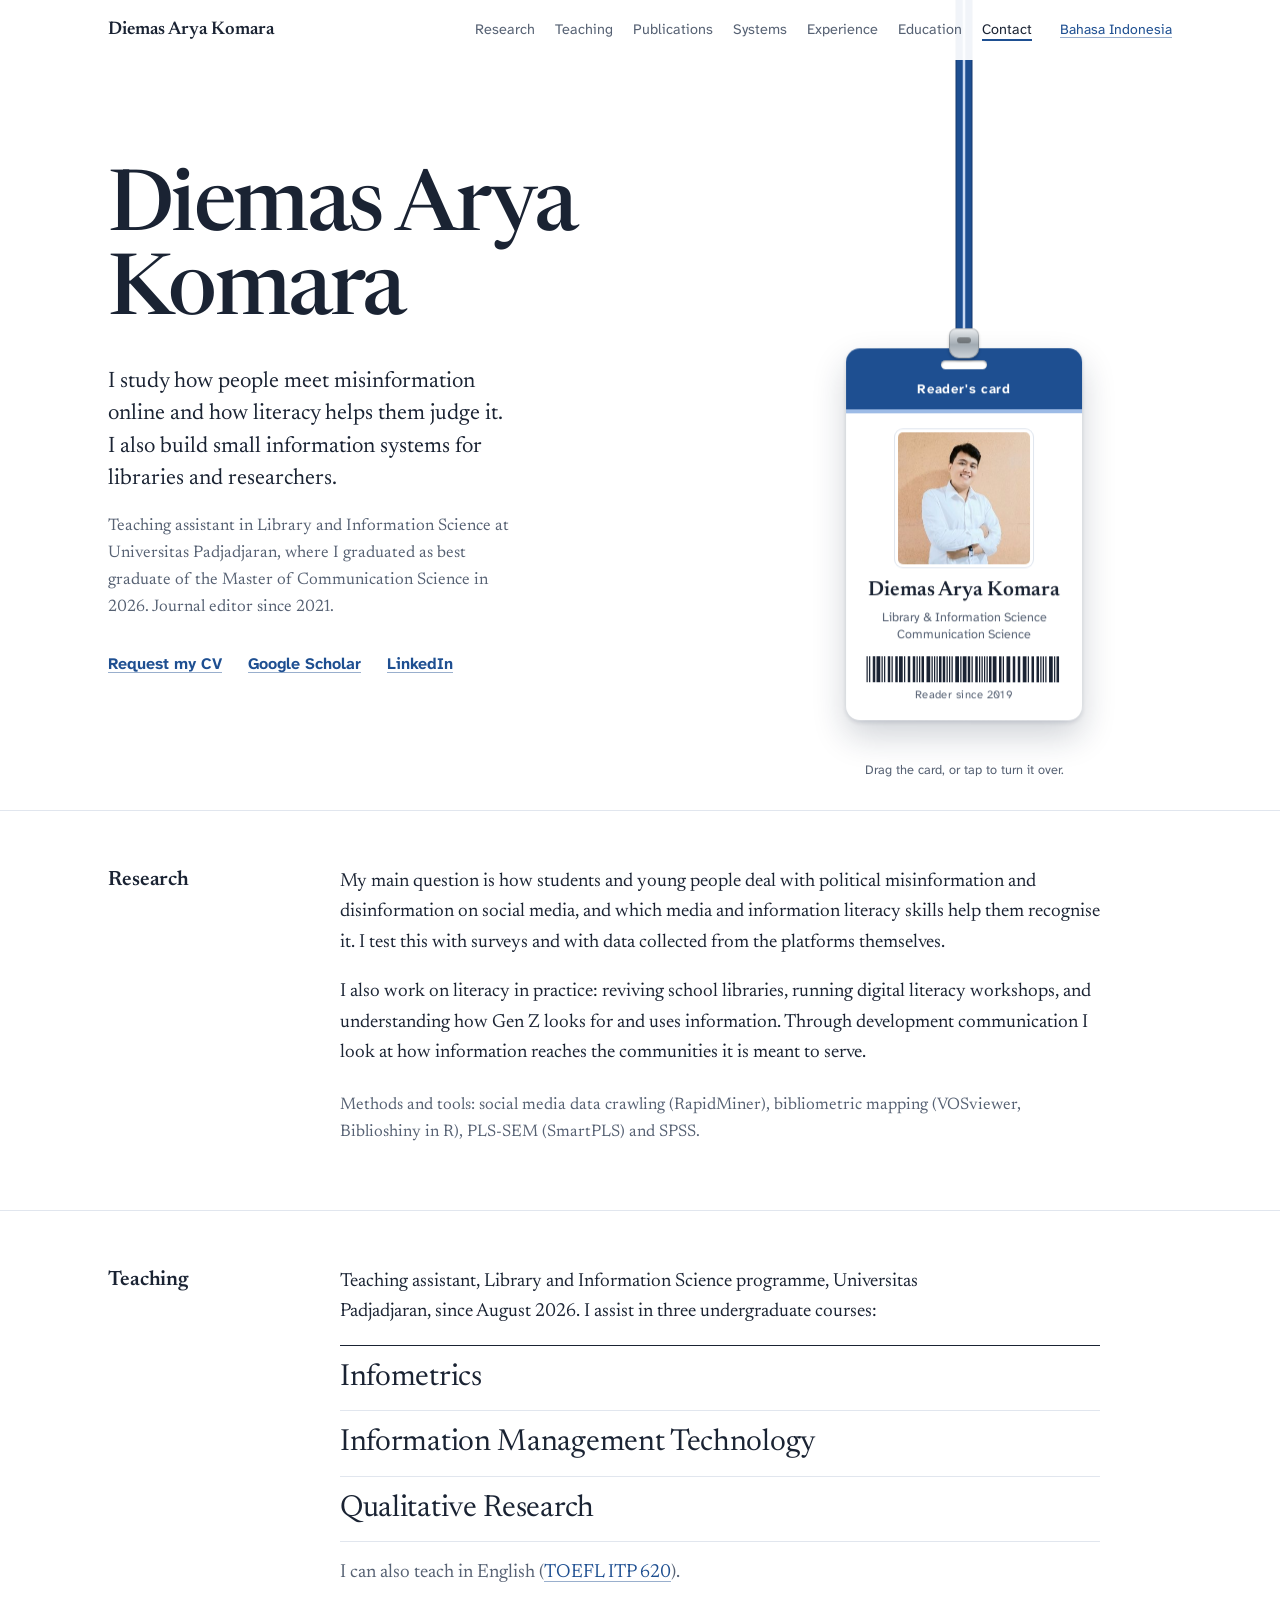
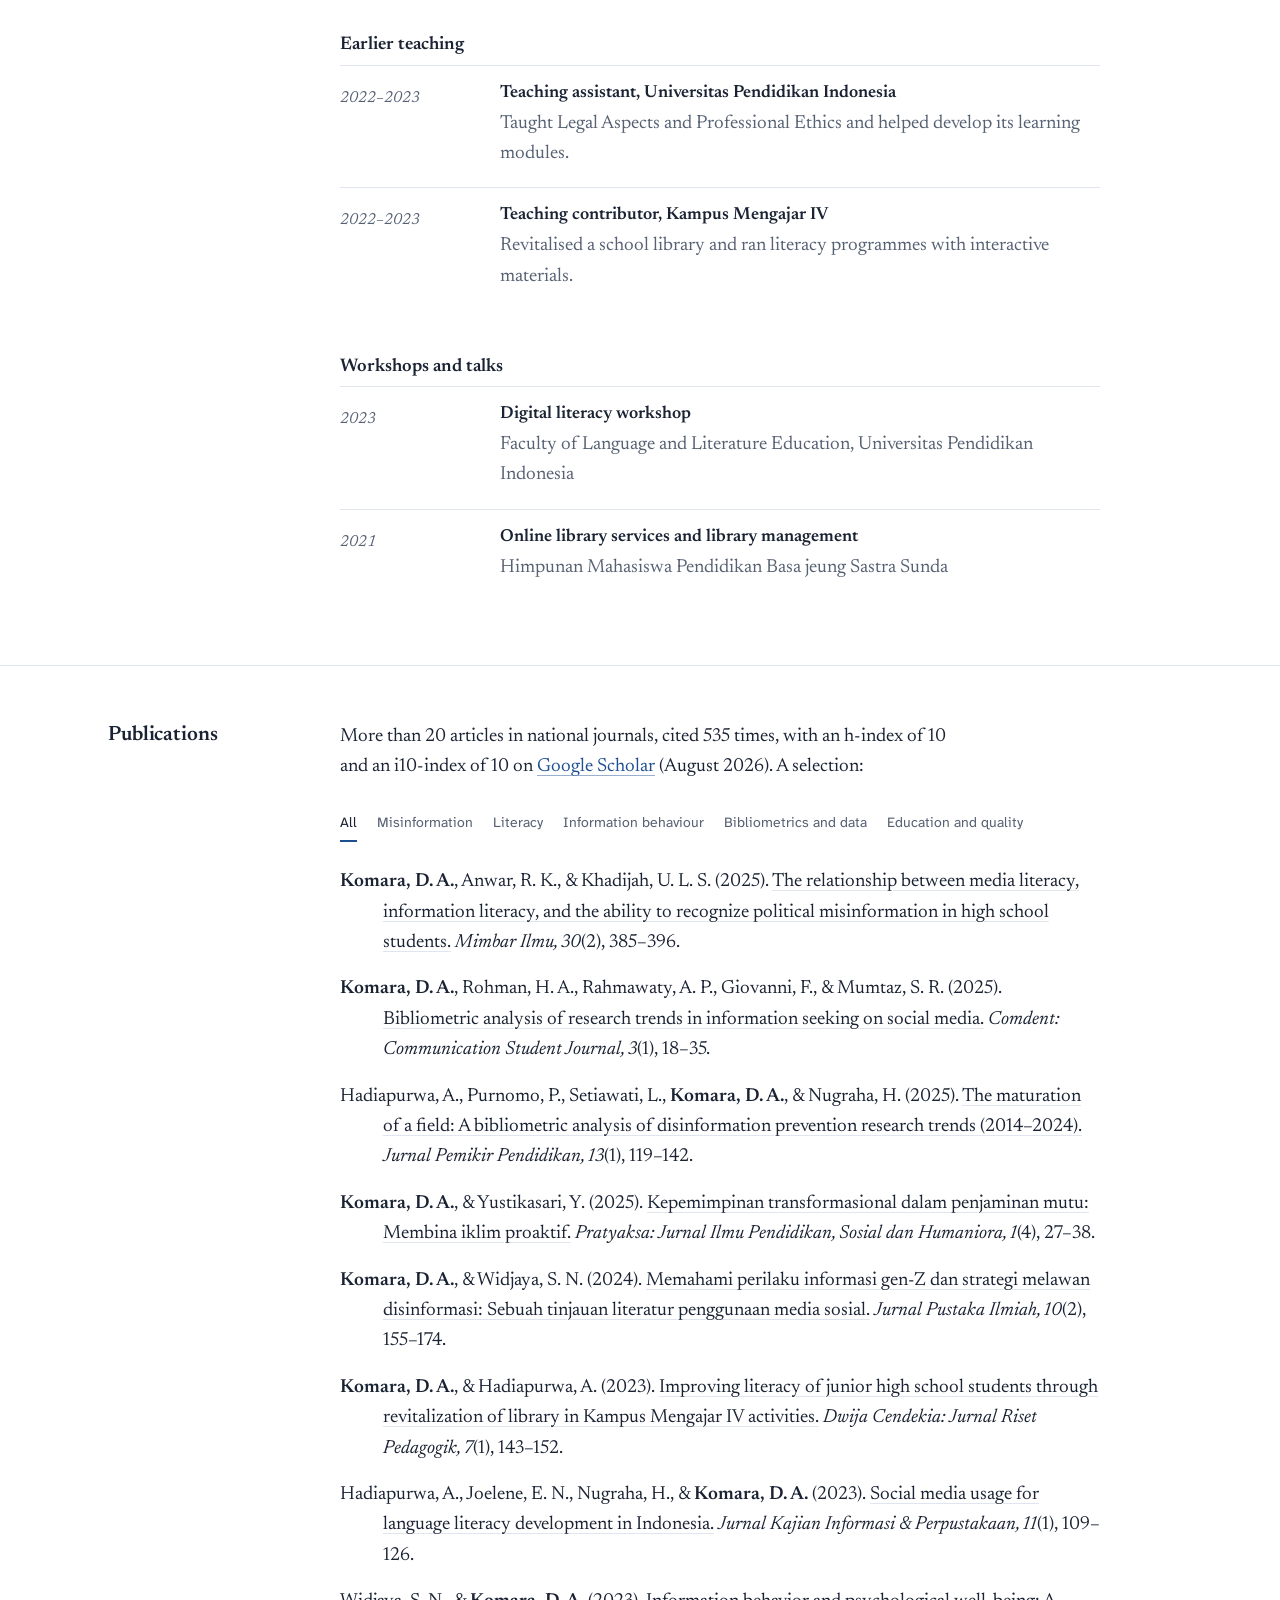
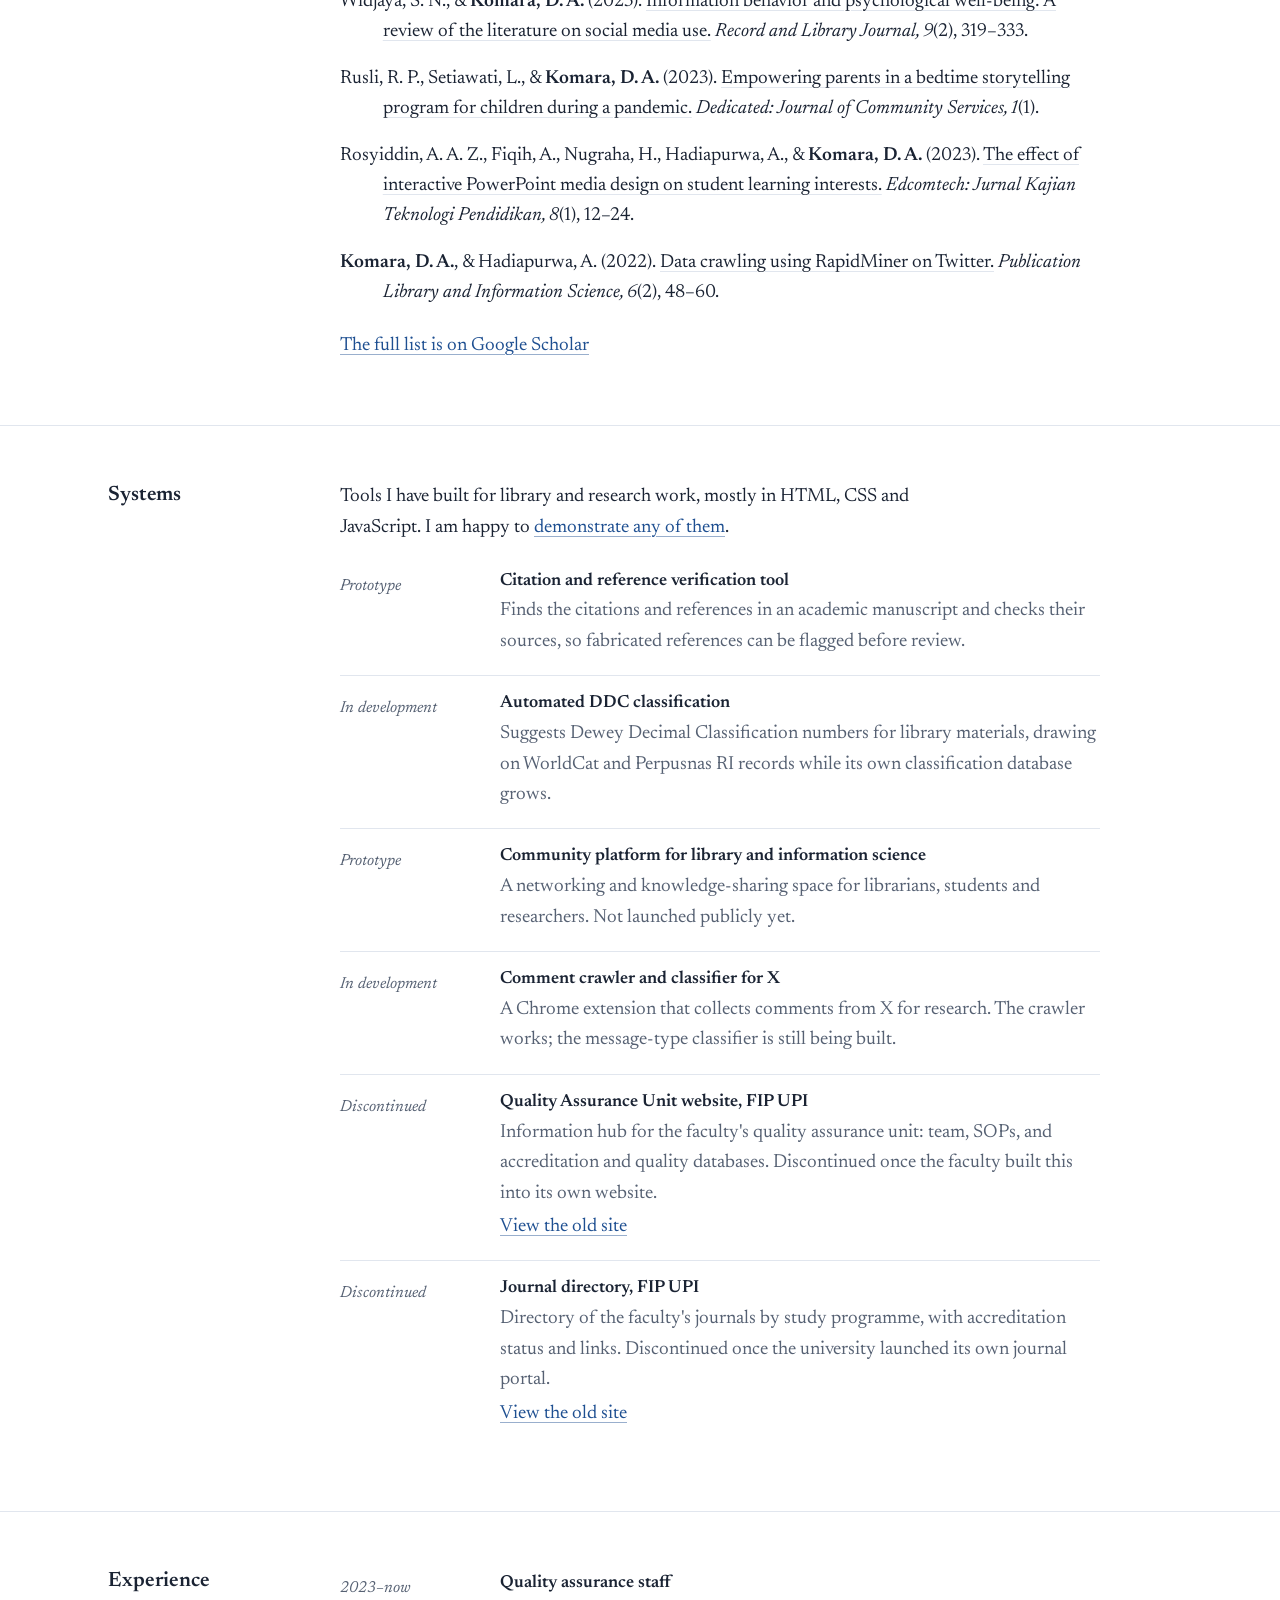
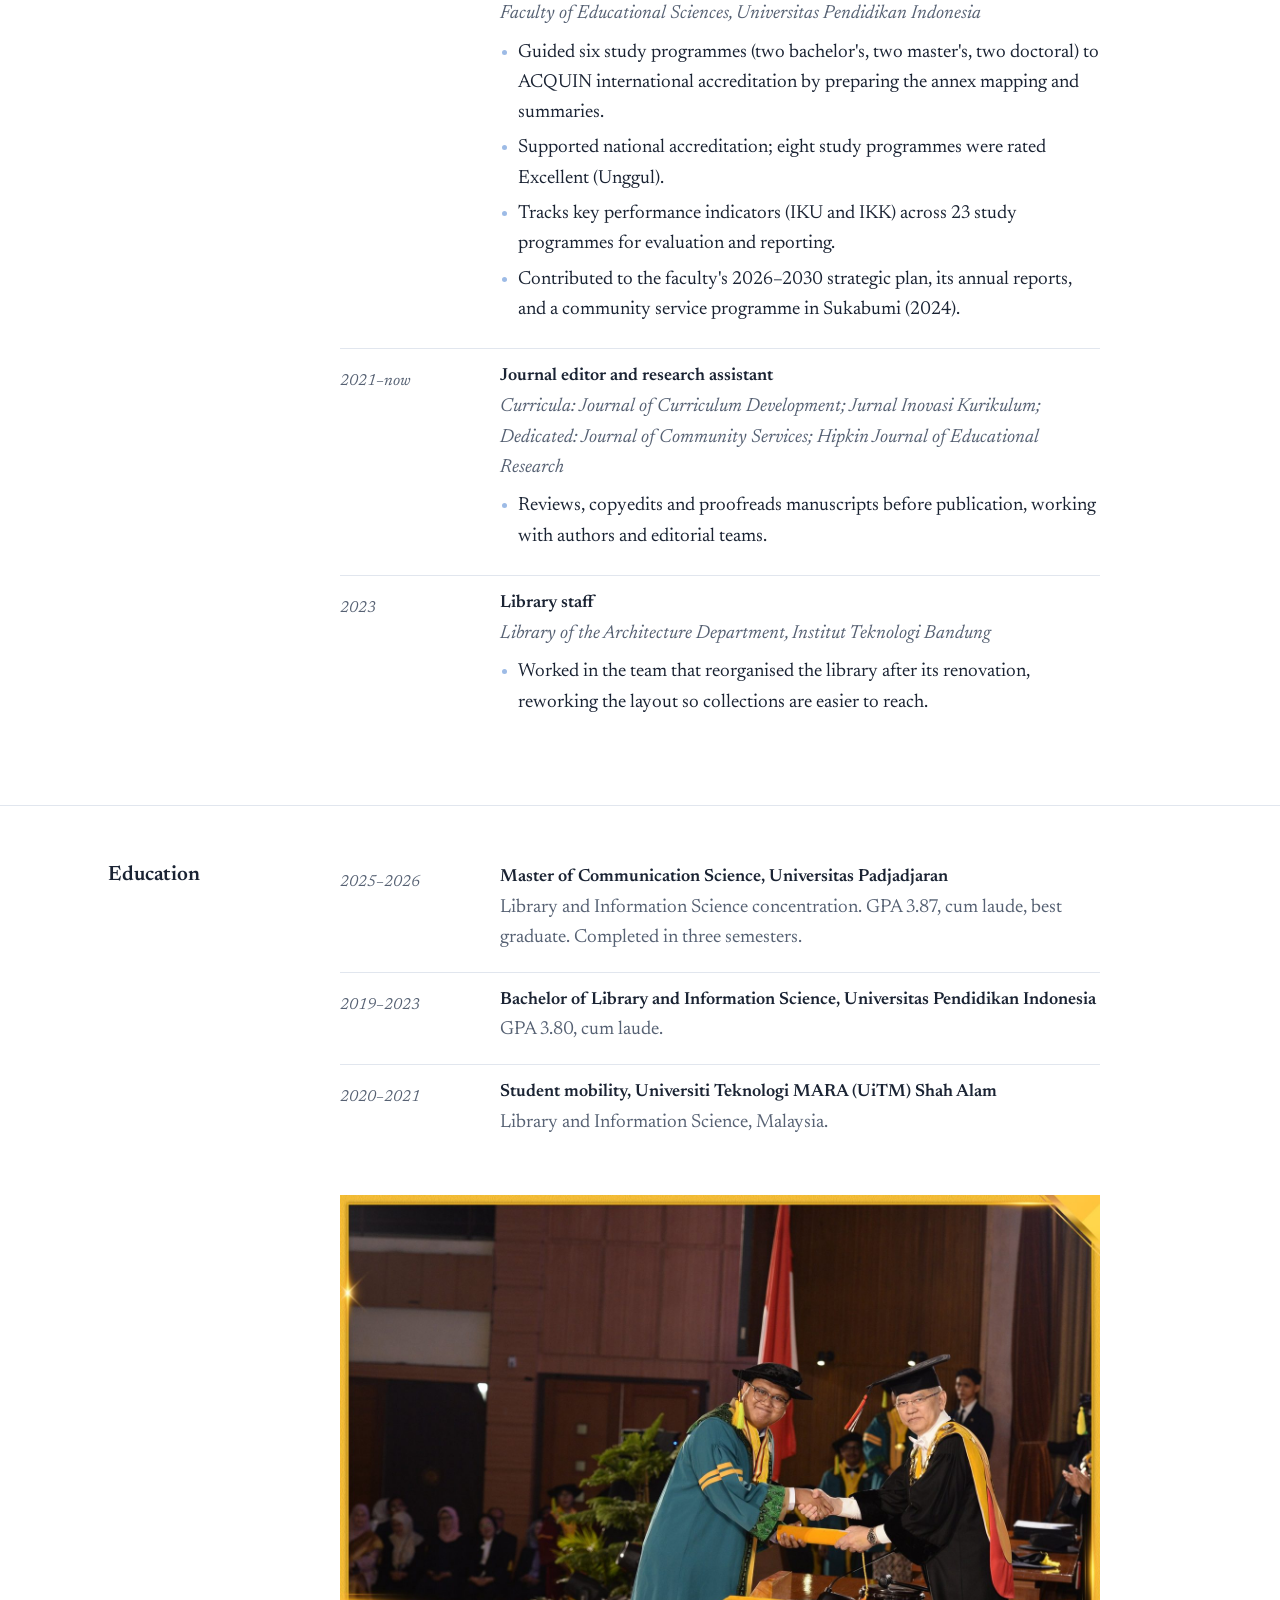
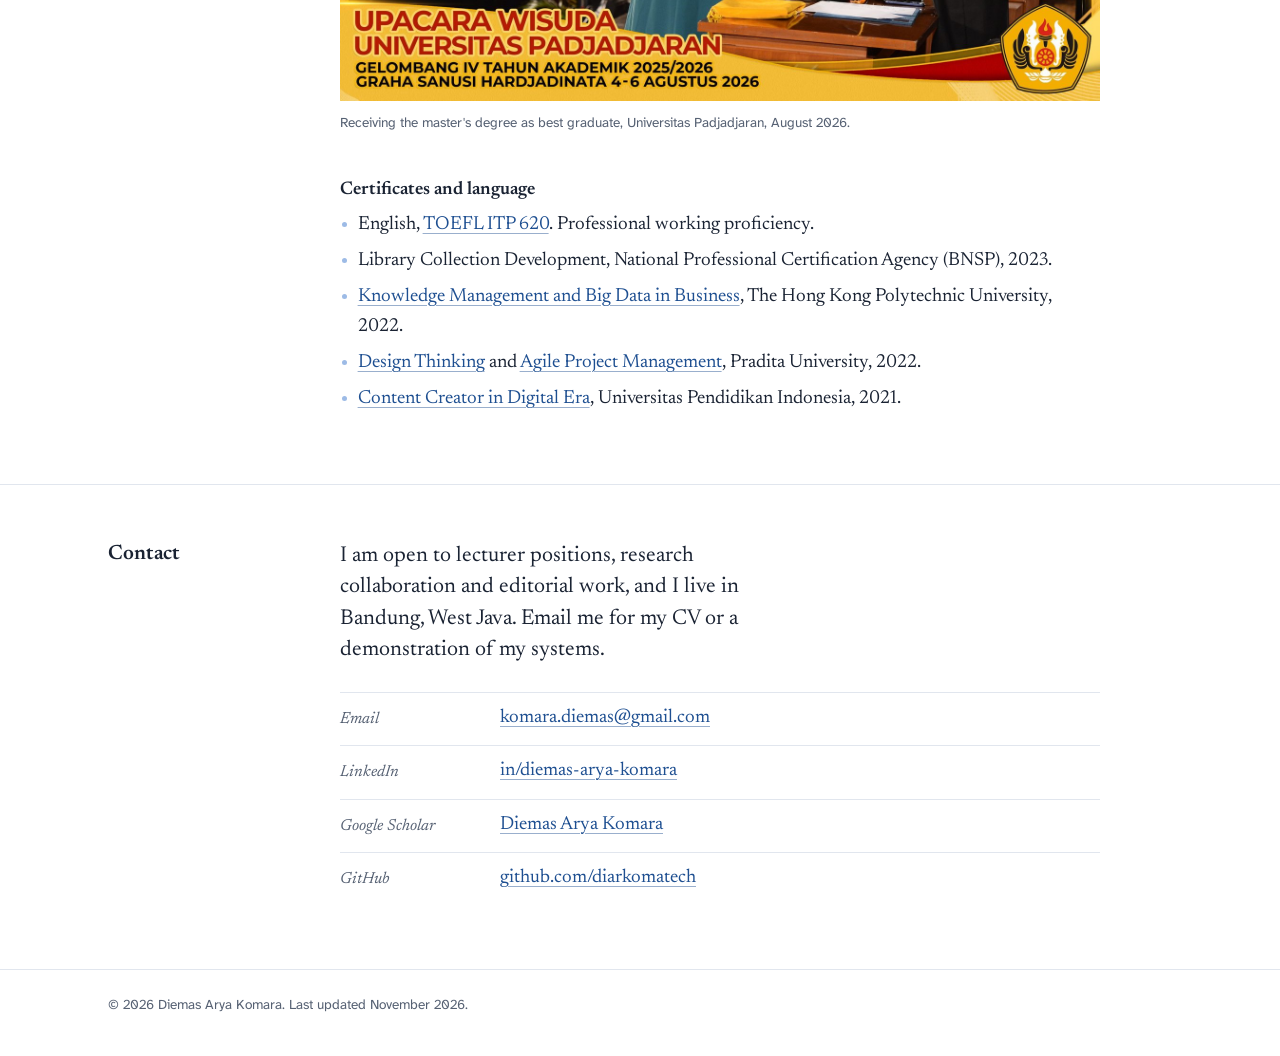
<file: index.html>
<!doctype html>
<html lang="en" data-lang="en">
<head>
<meta charset="utf-8">
<meta name="viewport" content="width=device-width, initial-scale=1">
<title>Diemas Arya Komara — Library &amp; Information Science researcher</title>
<meta name="description" content="Diemas Arya Komara: teaching assistant in Library and Information Science at Universitas Padjadjaran, researching misinformation and media and information literacy. Journal editor and builder of information systems for libraries.">
<meta property="og:title" content="Diemas Arya Komara">
<meta property="og:description" content="Teaching assistant and researcher in misinformation and media and information literacy, Universitas Padjadjaran.">
<meta property="og:type" content="profile">
<meta property="og:url" content="https://diarkomatech.github.io/">
<meta property="og:image" content="https://diarkomatech.github.io/assets/img/profile.jpg">
<meta name="twitter:card" content="summary">
<meta name="theme-color" content="#ffffff">
<link rel="canonical" href="https://diarkomatech.github.io/">
<link rel="icon" href="favicon.svg" type="image/svg+xml">
<link rel="preconnect" href="https://fonts.googleapis.com">
<link rel="preconnect" href="https://fonts.gstatic.com" crossorigin>
<link href="https://fonts.googleapis.com/css2?family=Atkinson+Hyperlegible+Next:wght@400;500;700&family=Courier+Prime&family=Newsreader:ital,opsz,wght@0,6..72,400;0,6..72,500;0,6..72,600;1,6..72,400&display=swap" rel="stylesheet">
<link rel="stylesheet" href="style.css">
<script>
  /* Set the language before first paint to avoid a flash. */
  (function () {
    var d = document.documentElement, lang;
    try { lang = localStorage.getItem('lang'); } catch (e) {}
    if (!lang) lang = (navigator.language || '').toLowerCase().indexOf('id') === 0 ? 'id' : 'en';
    d.setAttribute('data-lang', lang); d.lang = lang;
  })();
</script>
<script type="application/ld+json">
{
  "@context": "https://schema.org",
  "@type": "Person",
  "name": "Diemas Arya Komara",
  "jobTitle": "Teaching assistant, researcher and journal editor",
  "url": "https://diarkomatech.github.io/",
  "image": "https://diarkomatech.github.io/assets/img/profile.jpg",
  "affiliation": { "@type": "CollegeOrUniversity", "name": "Universitas Padjadjaran" },
  "alumniOf": ["Universitas Padjadjaran", "Universitas Pendidikan Indonesia"],
  "knowsAbout": ["Misinformation", "Media and information literacy", "Development communication", "Bibliometrics", "Library and information science"],
  "sameAs": [
    "https://scholar.google.co.id/citations?user=kowWK88AAAAJ",
    "https://www.linkedin.com/in/diemas-arya-komara",
    "https://github.com/diarkomatech"
  ]
}
</script>
</head>
<body>
<a class="skip" href="#main"><span data-l="en">Skip to content</span><span data-l="id" lang="id">Lewati ke isi</span></a>

<header class="site-header">
  <div class="wrap header-inner">
    <a class="brand" href="#top">Diemas Arya Komara</a>
    <nav id="nav" class="nav" aria-label="Sections">
      <a href="#research"><span data-l="en">Research</span><span data-l="id" lang="id">Riset</span></a>
      <a href="#teaching"><span data-l="en">Teaching</span><span data-l="id" lang="id">Pengajaran</span></a>
      <a href="#publications"><span data-l="en">Publications</span><span data-l="id" lang="id">Publikasi</span></a>
      <a href="#systems"><span data-l="en">Systems</span><span data-l="id" lang="id">Sistem</span></a>
      <a href="#experience"><span data-l="en">Experience</span><span data-l="id" lang="id">Pengalaman</span></a>
      <a href="#education"><span data-l="en">Education</span><span data-l="id" lang="id">Pendidikan</span></a>
      <a href="#contact"><span data-l="en">Contact</span><span data-l="id" lang="id">Kontak</span></a>
    </nav>
    <button class="text-btn lang-btn" id="langBtn">
      <span data-l="en" lang="id">Bahasa Indonesia</span><span data-l="id" lang="en">English</span>
    </button>
    <button class="text-btn menu-btn" aria-expanded="false" aria-controls="nav">
      <span data-l="en">Menu</span><span data-l="id" lang="id">Menu</span>
    </button>
  </div>
</header>

<main id="main">

<!-- HERO ---------------------------------------------------------------- -->
<section class="hero" id="top">
  <div class="wrap hero-grid">
    <div class="hero-text">
      <h1>Diemas Arya Komara</h1>
      <p class="lede">
        <span data-l="en">I study how people meet misinformation online and how literacy helps them judge it. I also build small information systems for libraries and researchers.</span>
        <span data-l="id" lang="id">Saya meneliti bagaimana orang berhadapan dengan misinformasi di dunia digital dan bagaimana literasi membantu mereka menilainya. Saya juga membangun sistem informasi kecil untuk perpustakaan dan peneliti.</span>
      </p>
      <p class="credential">
        <span data-l="en">Teaching assistant in Library and Information Science at Universitas Padjadjaran, where I graduated as best graduate of the Master of Communication Science in 2026. Journal editor since 2021.</span>
        <span data-l="id" lang="id">Asisten dosen Perpustakaan dan Sains Informasi di Universitas Padjadjaran, tempat saya lulus sebagai wisudawan terbaik Magister Ilmu Komunikasi pada 2026. Editor jurnal sejak 2021.</span>
      </p>
      <ul class="hero-links">
        <li><a id="cvReq" href="#contact" data-subject="CV request"><span data-l="en">Request my CV</span><span data-l="id" lang="id">Minta CV saya</span></a></li>
        <li><a href="https://scholar.google.co.id/citations?user=kowWK88AAAAJ&amp;hl=en" target="_blank" rel="noopener">Google Scholar</a></li>
        <li><a href="https://www.linkedin.com/in/diemas-arya-komara" target="_blank" rel="noopener">LinkedIn</a></li>
      </ul>
    </div>

    <div class="stage" id="stage">
      <p class="stage-hint" id="stageHint">
        <span data-l="en">Drag the card, or tap to turn it over.</span>
        <span data-l="id" lang="id">Tarik kartunya, atau ketuk untuk membalik.</span>
      </p>
    </div>
  </div>
  <canvas id="strap" aria-hidden="true"></canvas>
  <div class="card" id="card" role="button" tabindex="0" aria-pressed="false"
       aria-label="Reader's card for Diemas Arya Komara. Press to turn it over.">
    <span class="clip" aria-hidden="true"></span>
    <div class="card-inner" id="cardInner">
      <!-- Front: library reader's card -->
      <div class="face front">
        <div class="card-head">
          <span data-l="en">Reader's card</span><span data-l="id" lang="id">Kartu anggota</span>
        </div>
        <img class="card-photo" src="assets/img/profile.jpg" alt="Portrait of Diemas Arya Komara" width="256" height="256" draggable="false">
        <div class="card-name">Diemas Arya Komara</div>
        <div class="card-field">
          <span data-l="en">Library &amp; Information Science<br>Communication Science</span>
          <span data-l="id" lang="id">Ilmu Perpustakaan &amp; Informasi<br>Ilmu Komunikasi</span>
        </div>
        <div class="card-foot">
          <svg class="barcode" id="barcode" viewBox="0 0 160 28" preserveAspectRatio="none" aria-hidden="true"></svg>
          <span class="since"><span data-l="en">Reader since 2019</span><span data-l="id" lang="id">Anggota sejak 2019</span></span>
        </div>
      </div>
      <!-- Back: catalogue card -->
      <div class="face back" aria-hidden="true">
        <div class="catalog">
          <div class="call">020.92<br>KOM<br>d</div>
          <div class="entry">
            <p>Komara, Diemas Arya.</p>
            <p class="ind">Researcher, editor, system builder / Diemas Arya Komara. &mdash; Bandung, 2026.</p>
            <p class="ind">1. Misinformation. 2. Information literacy. 3. Library science. I. Title.</p>
          </div>
          <span class="rod" aria-hidden="true"></span>
        </div>
      </div>
    </div>
  </div>
</section>

<!-- RESEARCH ------------------------------------------------------------ -->
<section class="section" id="research" aria-labelledby="h-research">
  <div class="wrap sec">
    <h2 class="sec-head" id="h-research"><span data-l="en">Research</span><span data-l="id" lang="id">Riset</span></h2>
    <div class="sec-body prose">
      <p>
        <span data-l="en">My main question is how students and young people deal with political misinformation and disinformation on social media, and which media and information literacy skills help them recognise it. I test this with surveys and with data collected from the platforms themselves.</span>
        <span data-l="id" lang="id">Pertanyaan utama riset saya adalah bagaimana pelajar dan anak muda menghadapi misinformasi politik dan disinformasi di media sosial, serta keterampilan literasi media dan informasi apa yang membantu mereka mengenalinya. Saya mengujinya lewat survei dan data yang dikumpulkan langsung dari platform.</span>
      </p>
      <p>
        <span data-l="en">I also work on literacy in practice: reviving school libraries, running digital literacy workshops, and understanding how Gen Z looks for and uses information. Through development communication I look at how information reaches the communities it is meant to serve.</span>
        <span data-l="id" lang="id">Saya juga menekuni literasi dalam praktik: menghidupkan kembali perpustakaan sekolah, menyelenggarakan lokakarya literasi digital, dan memahami cara Gen Z mencari serta memakai informasi. Lewat komunikasi pembangunan, saya melihat bagaimana informasi sampai ke masyarakat yang seharusnya dilayaninya.</span>
      </p>
      <p class="methods">
        <span data-l="en">Methods and tools: social media data crawling (RapidMiner), bibliometric mapping (VOSviewer, Biblioshiny in R), PLS-SEM (SmartPLS) and SPSS.</span>
        <span data-l="id" lang="id">Metode dan perangkat: crawling data media sosial (RapidMiner), pemetaan bibliometrik (VOSviewer, Biblioshiny di R), PLS-SEM (SmartPLS) dan SPSS.</span>
      </p>
    </div>
  </div>
</section>

<!-- TEACHING ------------------------------------------------------------ -->
<section class="section" id="teaching" aria-labelledby="h-teach">
  <div class="wrap sec">
    <h2 class="sec-head" id="h-teach"><span data-l="en">Teaching</span><span data-l="id" lang="id">Pengajaran</span></h2>
    <div class="sec-body">
      <p class="teach-role">
        <span data-l="en">Teaching assistant, Library and Information Science programme, Universitas Padjadjaran, since August 2026. I assist in three undergraduate courses:</span>
        <span data-l="id" lang="id">Asisten dosen, Program Studi Perpustakaan dan Sains Informasi, Universitas Padjadjaran, sejak Agustus 2026. Saya membantu mengajar tiga mata kuliah sarjana:</span>
      </p>
      <ul class="courses">
        <li><span data-l="en">Infometrics</span><span data-l="id" lang="id">Infometrik</span></li>
        <li><span data-l="en">Information Management Technology</span><span data-l="id" lang="id">Teknologi Manajemen Informasi</span></li>
        <li><span data-l="en">Qualitative Research</span><span data-l="id" lang="id">Penelitian Kualitatif</span></li>
      </ul>
      <p class="teach-note">
        <span data-l="en">I can also teach in English (<a href="https://drive.google.com/file/d/1dcCADeSAa7Ubx7QGVXAs5VMycVVnNGdX/view?usp=sharing" target="_blank" rel="noopener">TOEFL ITP 620</a>).</span>
        <span data-l="id" lang="id">Saya juga dapat mengajar dalam bahasa Inggris (<a href="https://drive.google.com/file/d/1dcCADeSAa7Ubx7QGVXAs5VMycVVnNGdX/view?usp=sharing" target="_blank" rel="noopener">TOEFL ITP 620</a>).</span>
      </p>

      <h3 class="sub"><span data-l="en">Earlier teaching</span><span data-l="id" lang="id">Pengalaman mengajar sebelumnya</span></h3>
      <ol class="rows">
        <li class="row">
          <p class="meta">2022&ndash;2023</p>
          <div>
            <h4><span data-l="en">Teaching assistant, Universitas Pendidikan Indonesia</span><span data-l="id" lang="id">Asisten dosen, Universitas Pendidikan Indonesia</span></h4>
            <p><span data-l="en">Taught Legal Aspects and Professional Ethics and helped develop its learning modules.</span><span data-l="id" lang="id">Mengajar mata kuliah Aspek Hukum dan Etika Profesi serta membantu menyusun modul pembelajarannya.</span></p>
          </div>
        </li>
        <li class="row">
          <p class="meta">2022&ndash;2023</p>
          <div>
            <h4><span data-l="en">Teaching contributor, Kampus Mengajar IV</span><span data-l="id" lang="id">Pengajar, Kampus Mengajar IV</span></h4>
            <p><span data-l="en">Revitalised a school library and ran literacy programmes with interactive materials.</span><span data-l="id" lang="id">Merevitalisasi perpustakaan sekolah dan menjalankan program literasi dengan materi interaktif.</span></p>
          </div>
        </li>
      </ol>

      <h3 class="sub"><span data-l="en">Workshops and talks</span><span data-l="id" lang="id">Lokakarya dan narasumber</span></h3>
      <ol class="rows">
        <li class="row">
          <p class="meta">2023</p>
          <div>
            <h4><span data-l="en">Digital literacy workshop</span><span data-l="id" lang="id">Lokakarya literasi digital</span></h4>
            <p><span data-l="en">Faculty of Language and Literature Education, Universitas Pendidikan Indonesia</span><span data-l="id" lang="id">Fakultas Pendidikan Bahasa dan Sastra, Universitas Pendidikan Indonesia</span></p>
          </div>
        </li>
        <li class="row">
          <p class="meta">2021</p>
          <div>
            <h4><span data-l="en">Online library services and library management</span><span data-l="id" lang="id">Layanan perpustakaan daring dan manajemen perpustakaan</span></h4>
            <p>Himpunan Mahasiswa Pendidikan Basa jeung Sastra Sunda</p>
          </div>
        </li>
      </ol>
    </div>
  </div>
</section>

<!-- PUBLICATIONS -------------------------------------------------------- -->
<section class="section" id="publications" aria-labelledby="h-pubs">
  <div class="wrap sec">
    <h2 class="sec-head" id="h-pubs"><span data-l="en">Publications</span><span data-l="id" lang="id">Publikasi</span></h2>
    <div class="sec-body">
      <p class="pub-metrics">
        <span data-l="en">More than 20 articles in national journals, cited 535 times, with an h-index of 10 and an i10-index of 10 on <a href="https://scholar.google.co.id/citations?user=kowWK88AAAAJ&amp;hl=en" target="_blank" rel="noopener">Google Scholar</a> (August 2026). A selection:</span>
        <span data-l="id" lang="id">Lebih dari 20 artikel di jurnal nasional, dikutip 535 kali, dengan h-index 10 dan i10-index 10 di <a href="https://scholar.google.co.id/citations?user=kowWK88AAAAJ&amp;hl=en" target="_blank" rel="noopener">Google Scholar</a> (Agustus 2026). Sebagian di antaranya:</span>
      </p>

      <div class="filters" role="group" aria-label="Filter publications by topic">
        <button class="filter is-on" data-filter="all" aria-pressed="true"><span data-l="en">All</span><span data-l="id" lang="id">Semua</span></button>
        <button class="filter" data-filter="misinfo" aria-pressed="false"><span data-l="en">Misinformation</span><span data-l="id" lang="id">Misinformasi</span></button>
        <button class="filter" data-filter="literacy" aria-pressed="false"><span data-l="en">Literacy</span><span data-l="id" lang="id">Literasi</span></button>
        <button class="filter" data-filter="behaviour" aria-pressed="false"><span data-l="en">Information behaviour</span><span data-l="id" lang="id">Perilaku informasi</span></button>
        <button class="filter" data-filter="biblio" aria-pressed="false"><span data-l="en">Bibliometrics and data</span><span data-l="id" lang="id">Bibliometrik dan data</span></button>
        <button class="filter" data-filter="edu" aria-pressed="false"><span data-l="en">Education and quality</span><span data-l="id" lang="id">Pendidikan dan mutu</span></button>
      </div>

      <!-- A filled data-doi links the title to the article. An empty one links to a Google Scholar search. -->
      <ol class="refs" id="refs">
        <li data-tags="misinfo literacy" data-doi="10.23887/mi.v30i02.102250">
          <b>Komara, D. A.</b>, Anwar, R. K., &amp; Khadijah, U. L. S. (2025). <span class="t">The relationship between media literacy, information literacy, and the ability to recognize political misinformation in high school students.</span> <i>Mimbar Ilmu, 30</i>(2), 385&ndash;396.
        </li>
        <li data-tags="biblio behaviour" data-doi="10.24198/comdent.v3i1.62725">
          <b>Komara, D. A.</b>, Rohman, H. A., Rahmawaty, A. P., Giovanni, F., &amp; Mumtaz, S. R. (2025). <span class="t">Bibliometric analysis of research trends in information seeking on social media.</span> <i>Comdent: Communication Student Journal, 3</i>(1), 18&ndash;35.
        </li>
        <li data-tags="biblio misinfo" data-doi="10.51200/jpp.v13i1.6725">
          Hadiapurwa, A., Purnomo, P., Setiawati, L., <b>Komara, D. A.</b>, &amp; Nugraha, H. (2025). <span class="t">The maturation of a field: A bibliometric analysis of disinformation prevention research trends (2014&ndash;2024).</span> <i>Jurnal Pemikir Pendidikan, 13</i>(1), 119&ndash;142.
        </li>
        <li data-tags="edu" data-doi="">
          <b>Komara, D. A.</b>, &amp; Yustikasari, Y. (2025). <span class="t">Kepemimpinan transformasional dalam penjaminan mutu: Membina iklim proaktif.</span> <i>Pratyaksa: Jurnal Ilmu Pendidikan, Sosial dan Humaniora, 1</i>(4), 27&ndash;38.
        </li>
        <li data-tags="behaviour misinfo" data-doi="10.20961/jpi.v10i2.85775">
          <b>Komara, D. A.</b>, &amp; Widjaya, S. N. (2024). <span class="t">Memahami perilaku informasi gen-Z dan strategi melawan disinformasi: Sebuah tinjauan literatur penggunaan media sosial.</span> <i>Jurnal Pustaka Ilmiah, 10</i>(2), 155&ndash;174.
        </li>
        <li data-tags="literacy" data-doi="10.20961/jdc.v7i1.70502">
          <b>Komara, D. A.</b>, &amp; Hadiapurwa, A. (2023). <span class="t">Improving literacy of junior high school students through revitalization of library in Kampus Mengajar IV activities.</span> <i>Dwija Cendekia: Jurnal Riset Pedagogik, 7</i>(1), 143&ndash;152.
        </li>
        <li data-tags="literacy" data-doi="10.24198/jkip.v11i1.40208">
          Hadiapurwa, A., Joelene, E. N., Nugraha, H., &amp; <b>Komara, D. A.</b> (2023). <span class="t">Social media usage for language literacy development in Indonesia.</span> <i>Jurnal Kajian Informasi &amp; Perpustakaan, 11</i>(1), 109&ndash;126.
        </li>
        <li data-tags="behaviour" data-doi="10.20473/rlj.v9-i2.2023.319-333">
          Widjaya, S. N., &amp; <b>Komara, D. A.</b> (2023). <span class="t">Information behavior and psychological well-being: A review of the literature on social media use.</span> <i>Record and Library Journal, 9</i>(2), 319&ndash;333.
        </li>
        <li data-tags="literacy" data-doi="10.17509/dedicated.v1i1.59237">
          Rusli, R. P., Setiawati, L., &amp; <b>Komara, D. A.</b> (2023). <span class="t">Empowering parents in a bedtime storytelling program for children during a pandemic.</span> <i>Dedicated: Journal of Community Services, 1</i>(1).
        </li>
        <li data-tags="edu" data-doi="10.17977/um039v8i12023p12">
          Rosyiddin, A. A. Z., Fiqih, A., Nugraha, H., Hadiapurwa, A., &amp; <b>Komara, D. A.</b> (2023). <span class="t">The effect of interactive PowerPoint media design on student learning interests.</span> <i>Edcomtech: Jurnal Kajian Teknologi Pendidikan, 8</i>(1), 12&ndash;24.
        </li>
        <li data-tags="biblio" data-doi="10.24269/pls.v6i2.6326">
          <b>Komara, D. A.</b>, &amp; Hadiapurwa, A. (2022). <span class="t">Data crawling using RapidMiner on Twitter.</span> <i>Publication Library and Information Science, 6</i>(2), 48&ndash;60.
        </li>
      </ol>
      <p class="more">
        <a href="https://scholar.google.co.id/citations?user=kowWK88AAAAJ&amp;hl=en" target="_blank" rel="noopener"><span data-l="en">The full list is on Google Scholar</span><span data-l="id" lang="id">Daftar lengkapnya ada di Google Scholar</span></a>
      </p>
    </div>
  </div>
</section>

<!-- SYSTEMS ------------------------------------------------------------- -->
<section class="section" id="systems" aria-labelledby="h-systems">
  <div class="wrap sec">
    <h2 class="sec-head" id="h-systems"><span data-l="en">Systems</span><span data-l="id" lang="id">Sistem</span></h2>
    <div class="sec-body">
      <p class="intro">
        <span data-l="en">Tools I have built for library and research work, mostly in HTML, CSS and JavaScript. I am happy to <a id="demoReq" href="#contact" data-subject="Demo request">demonstrate any of them</a>.</span>
        <span data-l="id" lang="id">Perangkat yang saya bangun untuk pekerjaan perpustakaan dan riset, sebagian besar dengan HTML, CSS dan JavaScript. Saya senang <a id="demoReqId" href="#contact" data-subject="Permintaan demo">mendemonstrasikannya</a>.</span>
      </p>
      <ol class="rows">
        <li class="row">
          <p class="meta"><span data-l="en">Prototype</span><span data-l="id" lang="id">Prototipe</span></p>
          <div>
            <h4><span data-l="en">Citation and reference verification tool</span><span data-l="id" lang="id">Alat verifikasi sitasi dan referensi</span></h4>
            <p><span data-l="en">Finds the citations and references in an academic manuscript and checks their sources, so fabricated references can be flagged before review.</span><span data-l="id" lang="id">Menemukan sitasi dan referensi dalam naskah akademik lalu memeriksa sumbernya, sehingga referensi fiktif bisa ditandai sebelum ditelaah.</span></p>
          </div>
        </li>
        <li class="row">
          <p class="meta"><span data-l="en">In development</span><span data-l="id" lang="id">Dalam pengembangan</span></p>
          <div>
            <h4><span data-l="en">Automated DDC classification</span><span data-l="id" lang="id">Klasifikasi DDC otomatis</span></h4>
            <p><span data-l="en">Suggests Dewey Decimal Classification numbers for library materials, drawing on WorldCat and Perpusnas RI records while its own classification database grows.</span><span data-l="id" lang="id">Menyarankan nomor Dewey Decimal Classification untuk bahan pustaka, memakai rekaman WorldCat dan Perpusnas RI sambil basis data klasifikasinya sendiri diperluas.</span></p>
          </div>
        </li>
        <li class="row">
          <p class="meta"><span data-l="en">Prototype</span><span data-l="id" lang="id">Prototipe</span></p>
          <div>
            <h4><span data-l="en">Community platform for library and information science</span><span data-l="id" lang="id">Platform komunitas ilmu perpustakaan dan informasi</span></h4>
            <p><span data-l="en">A networking and knowledge-sharing space for librarians, students and researchers. Not launched publicly yet.</span><span data-l="id" lang="id">Ruang berjejaring dan berbagi pengetahuan bagi pustakawan, mahasiswa dan peneliti. Belum diluncurkan untuk umum.</span></p>
          </div>
        </li>
        <li class="row">
          <p class="meta"><span data-l="en">In development</span><span data-l="id" lang="id">Dalam pengembangan</span></p>
          <div>
            <h4><span data-l="en">Comment crawler and classifier for X</span><span data-l="id" lang="id">Crawler dan pengklasifikasi komentar X</span></h4>
            <p><span data-l="en">A Chrome extension that collects comments from X for research. The crawler works; the message-type classifier is still being built.</span><span data-l="id" lang="id">Ekstensi Chrome yang mengumpulkan komentar dari X untuk riset. Crawler-nya sudah berjalan; pengklasifikasi jenis pesannya masih dibangun.</span></p>
          </div>
        </li>
        <li class="row">
          <p class="meta"><span data-l="en">Discontinued</span><span data-l="id" lang="id">Tidak dilanjutkan</span></p>
          <div>
            <h4><span data-l="en">Quality Assurance Unit website, FIP UPI</span><span data-l="id" lang="id">Situs Satuan Kendali Mutu FIP UPI</span></h4>
            <p><span data-l="en">Information hub for the faculty's quality assurance unit: team, SOPs, and accreditation and quality databases. Discontinued once the faculty built this into its own website.</span><span data-l="id" lang="id">Pusat informasi satuan penjaminan mutu fakultas: tim, SOP, serta basis data akreditasi dan mutu. Tidak dilanjutkan setelah fakultas memasukkannya ke situs resminya.</span></p>
            <p><a href="https://sites.google.com/view/skmfip/home" target="_blank" rel="noopener"><span data-l="en">View the old site</span><span data-l="id" lang="id">Lihat situs lama</span></a></p>
          </div>
        </li>
        <li class="row">
          <p class="meta"><span data-l="en">Discontinued</span><span data-l="id" lang="id">Tidak dilanjutkan</span></p>
          <div>
            <h4><span data-l="en">Journal directory, FIP UPI</span><span data-l="id" lang="id">Direktori jurnal FIP UPI</span></h4>
            <p><span data-l="en">Directory of the faculty's journals by study programme, with accreditation status and links. Discontinued once the university launched its own journal portal.</span><span data-l="id" lang="id">Direktori jurnal fakultas per prodi, lengkap dengan status akreditasi dan tautannya. Tidak dilanjutkan setelah universitas meluncurkan portal jurnalnya sendiri.</span></p>
            <p><a href="https://sites.google.com/view/jurnalfip/home" target="_blank" rel="noopener"><span data-l="en">View the old site</span><span data-l="id" lang="id">Lihat situs lama</span></a></p>
          </div>
        </li>
      </ol>

      <!-- Filled automatically from GitHub when GITHUB_REPOS in script.js lists repository names -->
      <div class="repos" id="repos" hidden>
        <h3 class="sub"><span data-l="en">Code on GitHub</span><span data-l="id" lang="id">Kode di GitHub</span></h3>
        <ol class="rows" id="repoList"></ol>
      </div>
    </div>
  </div>
</section>

<!-- EXPERIENCE ---------------------------------------------------------- -->
<section class="section" id="experience" aria-labelledby="h-exp">
  <div class="wrap sec">
    <h2 class="sec-head" id="h-exp"><span data-l="en">Experience</span><span data-l="id" lang="id">Pengalaman</span></h2>
    <div class="sec-body">
      <ol class="rows">
        <li class="row">
          <p class="meta">2023&ndash;<span data-l="en">now</span><span data-l="id" lang="id">kini</span></p>
          <div>
            <h4><span data-l="en">Quality assurance staff</span><span data-l="id" lang="id">Staf penjaminan mutu</span></h4>
            <p class="org"><span data-l="en">Faculty of Educational Sciences, Universitas Pendidikan Indonesia</span><span data-l="id" lang="id">Fakultas Ilmu Pendidikan, Universitas Pendidikan Indonesia</span></p>
            <ul>
              <li><span data-l="en">Guided six study programmes (two bachelor's, two master's, two doctoral) to ACQUIN international accreditation by preparing the annex mapping and summaries.</span><span data-l="id" lang="id">Mengantar enam prodi (dua S1, dua S2, dua S3) meraih akreditasi internasional ACQUIN melalui penyusunan pemetaan dan ringkasan annex.</span></li>
              <li><span data-l="en">Supported national accreditation; eight study programmes were rated Excellent (Unggul).</span><span data-l="id" lang="id">Mendukung akreditasi nasional; delapan prodi meraih peringkat Unggul.</span></li>
              <li><span data-l="en">Tracks key performance indicators (IKU and IKK) across 23 study programmes for evaluation and reporting.</span><span data-l="id" lang="id">Memantau capaian IKU dan IKK di 23 prodi untuk evaluasi dan pelaporan.</span></li>
              <li><span data-l="en">Contributed to the faculty's 2026&ndash;2030 strategic plan, its annual reports, and a community service programme in Sukabumi (2024).</span><span data-l="id" lang="id">Ikut menyusun Renstra fakultas 2026&ndash;2030, laporan tahunan, dan program pengabdian di Kabupaten Sukabumi (2024).</span></li>
            </ul>
          </div>
        </li>
        <li class="row">
          <p class="meta">2021&ndash;<span data-l="en">now</span><span data-l="id" lang="id">kini</span></p>
          <div>
            <h4><span data-l="en">Journal editor and research assistant</span><span data-l="id" lang="id">Editor jurnal dan asisten peneliti</span></h4>
            <p class="org">Curricula: Journal of Curriculum Development; Jurnal Inovasi Kurikulum; Dedicated: Journal of Community Services; Hipkin Journal of Educational Research</p>
            <ul>
              <li><span data-l="en">Reviews, copyedits and proofreads manuscripts before publication, working with authors and editorial teams.</span><span data-l="id" lang="id">Menelaah, menyunting dan mengoreksi naskah sebelum terbit, bekerja sama dengan penulis dan tim redaksi.</span></li>
            </ul>
          </div>
        </li>
        <li class="row">
          <p class="meta">2023</p>
          <div>
            <h4><span data-l="en">Library staff</span><span data-l="id" lang="id">Staf perpustakaan</span></h4>
            <p class="org"><span data-l="en">Library of the Architecture Department, Institut Teknologi Bandung</span><span data-l="id" lang="id">Perpustakaan Program Studi Arsitektur, Institut Teknologi Bandung</span></p>
            <ul>
              <li><span data-l="en">Worked in the team that reorganised the library after its renovation, reworking the layout so collections are easier to reach.</span><span data-l="id" lang="id">Bagian dari tim yang menata ulang perpustakaan pascarenovasi, termasuk tata ruang agar koleksi lebih mudah dijangkau.</span></li>
            </ul>
          </div>
        </li>
      </ol>
    </div>
  </div>
</section>

<!-- EDUCATION ----------------------------------------------------------- -->
<section class="section" id="education" aria-labelledby="h-edu">
  <div class="wrap sec">
    <h2 class="sec-head" id="h-edu"><span data-l="en">Education</span><span data-l="id" lang="id">Pendidikan</span></h2>
    <div class="sec-body">
      <ol class="rows">
        <li class="row">
          <p class="meta">2025&ndash;2026</p>
          <div>
            <h4><span data-l="en">Master of Communication Science, Universitas Padjadjaran</span><span data-l="id" lang="id">Magister Ilmu Komunikasi, Universitas Padjadjaran</span></h4>
            <p><span data-l="en">Library and Information Science concentration. GPA 3.87, cum laude, best graduate. Completed in three semesters.</span><span data-l="id" lang="id">Konsentrasi Ilmu Perpustakaan dan Informasi. IPK 3,87, cum laude, wisudawan terbaik. Selesai dalam tiga semester.</span></p>
          </div>
        </li>
        <li class="row">
          <p class="meta">2019&ndash;2023</p>
          <div>
            <h4><span data-l="en">Bachelor of Library and Information Science, Universitas Pendidikan Indonesia</span><span data-l="id" lang="id">Sarjana Ilmu Perpustakaan dan Informasi, Universitas Pendidikan Indonesia</span></h4>
            <p><span data-l="en">GPA 3.80, cum laude.</span><span data-l="id" lang="id">IPK 3,80, cum laude.</span></p>
          </div>
        </li>
        <li class="row">
          <p class="meta">2020&ndash;2021</p>
          <div>
            <h4><span data-l="en">Student mobility, Universiti Teknologi MARA (UiTM) Shah Alam</span><span data-l="id" lang="id">Mobilitas mahasiswa, Universiti Teknologi MARA (UiTM) Shah Alam</span></h4>
            <p><span data-l="en">Library and Information Science, Malaysia.</span><span data-l="id" lang="id">Ilmu Perpustakaan dan Informasi, Malaysia.</span></p>
          </div>
        </li>
      </ol>

      <figure class="grad">
        <img src="assets/img/graduation.jpg" width="1600" height="1066" loading="lazy"
             alt="Diemas Arya Komara receiving his master's degree from the Rector at the Universitas Padjadjaran graduation ceremony, August 2026">
        <figcaption>
          <span data-l="en">Receiving the master's degree as best graduate, Universitas Padjadjaran, August 2026.</span>
          <span data-l="id" lang="id">Menerima ijazah magister sebagai wisudawan terbaik, Universitas Padjadjaran, Agustus 2026.</span>
        </figcaption>
      </figure>

      <h3 class="sub"><span data-l="en">Certificates and language</span><span data-l="id" lang="id">Sertifikat dan bahasa</span></h3>
      <ul class="plain">
        <li><span data-l="en">English, <a href="https://drive.google.com/file/d/1dcCADeSAa7Ubx7QGVXAs5VMycVVnNGdX/view?usp=sharing" target="_blank" rel="noopener">TOEFL ITP 620</a>. Professional working proficiency.</span><span data-l="id" lang="id">Bahasa Inggris, <a href="https://drive.google.com/file/d/1dcCADeSAa7Ubx7QGVXAs5VMycVVnNGdX/view?usp=sharing" target="_blank" rel="noopener">TOEFL ITP 620</a>. Kemahiran kerja profesional.</span></li>
        <li><span data-l="en">Library Collection Development, National Professional Certification Agency (BNSP), 2023.</span><span data-l="id" lang="id">Pengembangan Koleksi Perpustakaan, Badan Nasional Sertifikasi Profesi (BNSP), 2023.</span></li>
        <li><a href="https://drive.google.com/drive/folders/1iZuzlwiK6r1Qc17vx_EzVsJWR9Ttq64R?usp=sharing" target="_blank" rel="noopener">Knowledge Management and Big Data in Business</a>, The Hong Kong Polytechnic University, 2022.</li>
        <li><a href="https://drive.google.com/drive/folders/1a-ulNkDKa1MXPe-X0MWhlQD6M9iHg2KU?usp=sharing" target="_blank" rel="noopener">Design Thinking</a> <span data-l="en">and</span><span data-l="id" lang="id">dan</span> <a href="https://drive.google.com/drive/folders/1owMhdsXogPtbWzFeNUtHcq77r6jhfGIS?usp=sharing" target="_blank" rel="noopener">Agile Project Management</a>, Pradita University, 2022.</li>
        <li><a href="https://drive.google.com/drive/folders/1iZuzlwiK6r1Qc17vx_EzVsJWR9Ttq64R?usp=sharing" target="_blank" rel="noopener">Content Creator in Digital Era</a>, Universitas Pendidikan Indonesia, 2021.</li>
      </ul>
    </div>
  </div>
</section>

<!-- CONTACT ------------------------------------------------------------- -->
<section class="section" id="contact" aria-labelledby="h-contact">
  <div class="wrap sec">
    <h2 class="sec-head" id="h-contact"><span data-l="en">Contact</span><span data-l="id" lang="id">Kontak</span></h2>
    <div class="sec-body">
      <p class="contact-lede">
        <span data-l="en">I am open to lecturer positions, research collaboration and editorial work, and I live in Bandung, West Java. Email me for my CV or a demonstration of my systems.</span>
        <span data-l="id" lang="id">Saya terbuka untuk posisi dosen, kolaborasi riset dan pekerjaan editorial, dan tinggal di Bandung, Jawa Barat. Kirim email untuk meminta CV atau demonstrasi sistem saya.</span>
      </p>
      <ol class="rows contact-rows">
        <li class="row"><p class="meta">Email</p><div><a id="mail" href="#contact" data-u="komara.diemas" data-d="gmail.com">komara.diemas [at] gmail.com</a></div></li>
        <li class="row"><p class="meta">LinkedIn</p><div><a href="https://www.linkedin.com/in/diemas-arya-komara" target="_blank" rel="noopener">in/diemas-arya-komara</a></div></li>
        <li class="row"><p class="meta">Google Scholar</p><div><a href="https://scholar.google.co.id/citations?user=kowWK88AAAAJ&amp;hl=en" target="_blank" rel="noopener">Diemas Arya Komara</a></div></li>
        <li class="row" id="ghContact" hidden><p class="meta">GitHub</p><div><a id="ghContactLink" href="#" target="_blank" rel="noopener"></a></div></li>
      </ol>
    </div>
  </div>
</section>

</main>

<footer class="site-footer">
  <div class="wrap">
    <p>&copy; 2026 Diemas Arya Komara.
      <span data-l="en">Last updated November 2026.</span><span data-l="id" lang="id">Terakhir diperbarui November 2026.</span>
    </p>
  </div>
</footer>

<script src="script.js"></script>
</body>
</html>
</file>
<file: style.css>
/* ==========================================================================
   Diemas Arya Komara — portfolio
   White paper, deep academic blue. Set like a well-kept academic CV:
   section names in the left margin, serif text, dates and notes in a
   narrow column beside each entry. The only object on the page is the
   reader's card on its lanyard.
   ========================================================================== */

:root {
  --paper: #ffffff;
  --ink: #1a2333;
  --ink-soft: #566173;
  --blue: #1e4f91;
  --blue-deep: #163b6e;
  --blue-pale: #9dbbe6;
  --line: #e1e6ee;
  --focus: #2f6fd0;

  --serif: "Newsreader", "Iowan Old Style", "Palatino Linotype", Georgia, serif;
  --sans: "Atkinson Hyperlegible Next", "Atkinson Hyperlegible", "Segoe UI", system-ui, sans-serif;
  --type: "Courier Prime", "Courier New", monospace;

  --header-h: 60px;
  --wrap: 1120px;
  --head-col: 11.5rem;   /* left margin column for section names */
  --meta-col: 8.5rem;    /* narrow column for dates and status */
  color-scheme: light;
}

/* Language switch: only the active language is shown. */
html[data-lang="en"] [data-l="id"],
html[data-lang="id"] [data-l="en"] { display: none !important; }

*, *::before, *::after { box-sizing: border-box; }
[hidden] { display: none !important; }

html { scroll-behavior: smooth; scroll-padding-top: calc(var(--header-h) + 20px); }
@media (prefers-reduced-motion: reduce) { html { scroll-behavior: auto; } }

body {
  margin: 0;
  background: var(--paper);
  color: var(--ink);
  font-family: var(--serif);
  font-size: 1.1875rem;          /* 19px: Newsreader reads small */
  line-height: 1.6;
  -webkit-font-smoothing: antialiased;
  text-rendering: optimizeLegibility;
  font-variant-numeric: oldstyle-nums proportional-nums;
}

img { max-width: 100%; height: auto; display: block; }
p { margin: 0; }

a { color: var(--blue); text-decoration: underline; text-decoration-thickness: 1px; text-underline-offset: 0.2em; text-decoration-color: color-mix(in srgb, var(--blue) 45%, transparent); }
a:hover { color: var(--blue-deep); text-decoration-color: currentColor; }

:focus-visible { outline: 2px solid var(--focus); outline-offset: 3px; }

.wrap { max-width: var(--wrap); margin: 0 auto; padding: 0 28px; }

.skip {
  position: absolute; left: 12px; top: -60px; z-index: 100;
  background: var(--blue); color: #fff; padding: 10px 14px; font-family: var(--sans);
}
.skip:focus { top: 12px; }

h1, h2, h3, h4 { margin: 0; font-weight: 600; color: var(--ink); }

/* Header ------------------------------------------------------------------ */
.site-header {
  position: fixed; inset: 0 0 auto 0; z-index: 50; height: var(--header-h);
  background: rgba(255, 255, 255, .94);
  border-bottom: 1px solid transparent;
  transition: border-color .2s;
  font-family: var(--sans);
}
.site-header.is-scrolled { border-bottom-color: var(--line); }
.header-inner { height: 100%; display: flex; align-items: center; gap: 28px; }
.brand { font-family: var(--serif); font-size: 1.15rem; font-weight: 600; color: var(--ink); text-decoration: none; white-space: nowrap; }
.brand:hover { color: var(--ink); }
.nav { display: flex; gap: 20px; margin-left: auto; }
.nav a { color: var(--ink-soft); text-decoration: none; font-size: .9rem; }
.nav a:hover, .nav a.is-current { color: var(--ink); }
.nav a.is-current { box-shadow: inset 0 -2px 0 var(--blue); }

.text-btn {
  font: inherit; font-size: .875rem; color: var(--blue); background: none; border: 0;
  padding: 8px 0; cursor: pointer; text-decoration: underline; text-underline-offset: .2em;
  text-decoration-color: color-mix(in srgb, var(--blue) 45%, transparent);
}
.text-btn:hover { color: var(--blue-deep); text-decoration-color: currentColor; }
.lang-btn { white-space: nowrap; }
.menu-btn { display: none; }

/* Hero -------------------------------------------------------------------- */
.hero { position: relative; overflow: hidden; }
.hero-grid {
  position: relative; z-index: 2;
  display: grid; grid-template-columns: minmax(0, 1.2fr) minmax(0, .8fr);
  min-height: min(90vh, 820px); gap: 24px;
}
.hero-text { padding: calc(var(--header-h) + 12vh) 0 80px; align-self: start; }
.hero h1 {
  font-size: clamp(3rem, 6.6vw, 5.6rem); font-weight: 500; line-height: 1; letter-spacing: -0.03em;
  max-width: 10.5ch; text-wrap: balance;
}
.lede { font-size: 1.4rem; line-height: 1.45; max-width: 33ch; margin-top: 1.8rem; }
.credential { color: var(--ink-soft); max-width: 46ch; margin-top: 1.1rem; font-size: 1.05rem; }
.hero-links {
  list-style: none; padding: 0; margin: 1.9rem 0 0;
  display: flex; flex-wrap: wrap; gap: 8px 26px;
  font-family: var(--sans); font-size: 1rem; font-weight: 700;
}

/* Lanyard */
.stage { position: relative; min-height: 560px; }
#strap { position: absolute; inset: 0; width: 100%; height: 100%; pointer-events: none; z-index: 1; }
.stage-hint {
  position: absolute; left: 0; right: 0; bottom: 30px; text-align: center;
  color: var(--ink-soft); font-family: var(--sans); font-size: .8rem; transition: opacity .6s;
}
.stage-hint.is-hidden { opacity: 0; }

.card {
  --w: 236px; --h: 372px;
  position: absolute; left: 0; top: 0; width: var(--w); height: var(--h);
  transform-origin: 50% 0; will-change: transform;
  perspective: 1100px; cursor: grab; touch-action: none; user-select: none; -webkit-user-select: none;
  outline: none; z-index: 3; font-family: var(--sans);
}
.card.is-dragging { cursor: grabbing; }
.card:focus-visible .face { box-shadow: 0 0 0 2px var(--focus), 0 16px 34px rgba(20, 33, 61, .2); }
.clip {
  position: absolute; left: 50%; top: -20px; width: 30px; height: 30px; margin-left: -15px; z-index: 3;
  border-radius: 7px 7px 10px 10px;
  background: linear-gradient(180deg, #eceff1, #a2abb3 55%, #cfd5da);
  box-shadow: inset 0 0 0 1px rgba(0,0,0,.18), 0 2px 3px rgba(0,0,0,.22);
}
.clip::after { content: ""; position: absolute; left: 8px; right: 8px; top: 9px; height: 6px; border-radius: 3px; background: rgba(0,0,0,.35); }
.card-inner { position: relative; width: 100%; height: 100%; transform-style: preserve-3d; }
.face {
  position: absolute; inset: 0; border-radius: 14px; overflow: hidden;
  backface-visibility: hidden; -webkit-backface-visibility: hidden;
  box-shadow: 0 16px 34px rgba(20, 33, 61, .2), 0 2px 5px rgba(20, 33, 61, .14);
}

.front {
  background: #fff; color: #1a2333;
  display: flex; flex-direction: column; align-items: center; text-align: center;
  padding: 0 18px 16px;
}
.front::before {
  content: ""; position: absolute; top: 12px; left: 50%; width: 46px; height: 9px; margin-left: -23px;
  border-radius: 6px; background: #fff; box-shadow: inset 0 1px 2px rgba(0,0,0,.4);
}
.card-head {
  align-self: stretch; margin: 0 -18px; padding: 30px 0 10px;
  background: #1e4f91; color: #fff; font-weight: 700; font-size: .82rem; letter-spacing: .05em;
  border-bottom: 4px solid #9dbbe6;
}
.card-photo {
  width: 138px; height: 138px; object-fit: cover; border-radius: 8px; margin-top: 16px;
  border: 3px solid #fff; box-shadow: 0 0 0 1px #dfe5ee; background: #ddd; pointer-events: none;
}
.card-name { font-family: var(--serif); font-size: 1.3rem; font-weight: 600; line-height: 1.15; margin-top: 12px; }
.card-field { font-size: .78rem; line-height: 1.4; color: #566173; margin-top: 6px; }
.card-foot { margin-top: auto; padding-top: 8px; width: 100%; }
.barcode { width: 100%; height: 26px; display: block; }
.barcode rect { fill: #1a2333; }
.since { display: block; font-size: .7rem; color: #566173; margin-top: 4px; letter-spacing: .04em; }

.back { transform: rotateY(180deg); background: #fff; color: #1f2a40; }
.catalog {
  position: absolute; inset: 0; padding: 40px 14px 18px 14px;
  font-family: var(--type); font-size: 10.5px; line-height: 19px;
  background:
    linear-gradient(#1e4f91 0 0) 0 31px / 100% 1.5px no-repeat,
    repeating-linear-gradient(transparent 0 18px, rgba(30, 79, 145, .16) 18px 19px) 0 39px / 100% 100% no-repeat;
}
.catalog .call { position: absolute; left: 12px; top: 40px; line-height: 19px; }
.catalog .entry { margin-left: 46px; }
.catalog .ind { text-indent: 1.2em; }
.catalog .rod {
  position: absolute; left: 50%; bottom: 18px; width: 16px; height: 16px; margin-left: -8px;
  border-radius: 50%; background: #fff; box-shadow: inset 0 1px 2px rgba(0,0,0,.4);
}

/* Sections: name in the margin, content beside it ------------------------- */
.section { border-top: 1px solid var(--line); }
.sec {
  display: grid; grid-template-columns: var(--head-col) minmax(0, 1fr); gap: 0 48px;
  padding-top: 56px; padding-bottom: 64px;
}
.sec-head {
  font-size: 1.3rem; font-weight: 600; line-height: 1.3; letter-spacing: -0.005em;
  align-self: start; position: sticky; top: calc(var(--header-h) + 24px);
}
.sec-body { max-width: 760px; }

.prose p + p { margin-top: 1em; }
.prose .methods { margin-top: 1.4em; color: var(--ink-soft); font-size: 1.05rem; }

.sub { font-size: 1.15rem; margin: 2.6rem 0 .3rem; }

/* Entries with a narrow date/status column */
.rows { list-style: none; margin: 0; padding: 0; }
.row {
  display: grid; grid-template-columns: var(--meta-col) minmax(0, 1fr); gap: 0 24px;
  padding: 16px 0 18px; border-top: 1px solid var(--line);
}
.rows > .row:first-child { border-top: 0; padding-top: 4px; }
.sub + .rows > .row:first-child { border-top: 1px solid var(--line); padding-top: 16px; }
.meta {
  font-style: italic; font-size: 1rem; line-height: 1.5; color: var(--ink-soft);
  padding-top: .05rem; font-variant-numeric: lining-nums;
}
.row h4 { font-size: 1.1rem; line-height: 1.35; }
.row p { margin-top: .2rem; }
.row h4 + p { color: var(--ink-soft); }
.row .org { color: var(--ink-soft); font-style: italic; }
.row ul { margin: .5rem 0 0; padding-left: 1.1rem; list-style-type: disc; }
.row li { margin-bottom: .3rem; }
.row li::marker { color: var(--blue-pale); }

/* Teaching */
.teach-role { max-width: 58ch; }
.courses { list-style: none; margin: 1.1rem 0 0; padding: 0; border-top: 1px solid var(--ink); }
.courses li {
  font-size: clamp(1.45rem, 2.4vw, 1.9rem); line-height: 1.2; letter-spacing: -0.01em;
  padding: 14px 0; border-bottom: 1px solid var(--line);
}
.teach-note { margin-top: 1rem; color: var(--ink-soft); }

/* Publications */
.pub-metrics { max-width: 62ch; }
.filters { display: flex; flex-wrap: wrap; gap: 4px 20px; margin: 1.4rem 0 1.6rem; font-family: var(--sans); }
.filter {
  font: inherit; font-size: .88rem; color: var(--ink-soft); background: none; border: 0; cursor: pointer;
  padding: 6px 0; border-bottom: 2px solid transparent;
}
.filter:hover { color: var(--ink); }
.filter.is-on { color: var(--ink); border-bottom-color: var(--blue); }

.refs { list-style: none; margin: 0; padding: 0; }
.refs li { padding: 0 0 0 2.25em; text-indent: -2.25em; margin: 0 0 1rem; }
.refs li[hidden] { display: none; }
.refs b { font-weight: 600; }
.refs .t a { color: inherit; text-decoration-color: var(--line); }
.refs .t a:hover { color: var(--blue); text-decoration-color: currentColor; }
.more { margin-top: 1.4rem; }

/* Systems */
.intro { max-width: 62ch; margin-bottom: 1.4rem; }

/* Education */
.grad { margin: 2.4rem 0 0; }
.grad figcaption { margin-top: .7rem; color: var(--ink-soft); font-family: var(--sans); font-size: .85rem; }
.plain { margin: 0; padding-left: 1.1rem; }
.plain li { margin-bottom: .35rem; }
.plain li::marker { color: var(--blue-pale); }

/* Contact */
.contact-lede { font-size: 1.35rem; line-height: 1.45; max-width: 34ch; margin-bottom: 1.6rem; }
.contact-rows .row { padding: 10px 0 12px; }
.contact-rows > .row:first-child { border-top: 1px solid var(--line); padding-top: 10px; }

.site-footer { border-top: 1px solid var(--line); padding: 24px 0 40px; color: var(--ink-soft); font-family: var(--sans); font-size: .85rem; }

/* Responsive -------------------------------------------------------------- */
@media (max-width: 1080px) {
  .nav { gap: 16px; }
  .nav a { font-size: .85rem; }
}

@media (max-width: 1000px) {
  .menu-btn { display: inline-block; }
  .lang-btn { margin-left: auto; }
  .nav {
    position: absolute; top: var(--header-h); left: 0; right: 0; margin: 0;
    flex-direction: column; gap: 0; padding: 6px 28px 14px;
    background: #fff; border-bottom: 1px solid var(--line);
    display: none;
  }
  .nav.is-open { display: flex; }
  .nav a { padding: 10px 0; font-size: 1rem; }
  .nav a.is-current { box-shadow: none; color: var(--blue); }
}

@media (max-width: 860px) {
  :root { --head-col: 1fr; }
  .sec { grid-template-columns: 1fr; padding-top: 44px; padding-bottom: 52px; }
  .sec-head { position: static; margin-bottom: 1.1rem; font-size: 1.5rem; }
  .hero-grid { grid-template-columns: 1fr; min-height: 0; gap: 0; }
  .stage { order: -1; min-height: 0; height: 580px; }
  .hero-text { padding: 4px 0 60px; }
  .hero h1 { max-width: none; }
}

@media (max-width: 560px) {
  body { font-size: 1.125rem; }
  .wrap { padding-left: 20px; padding-right: 20px; }
  .brand { font-size: 1.05rem; }
  .header-inner { gap: 18px; }
  .lede { font-size: 1.22rem; }
  .row { grid-template-columns: 1fr; gap: 2px; }
  .meta { padding-top: 0; }
  .card { --w: 208px; --h: 336px; }
  .card-photo { width: 108px; height: 108px; }
  .card-name { font-size: 1.06rem; }
  .card-field { font-size: .72rem; }
  .catalog { font-size: 9.5px; padding-left: 10px; padding-right: 10px; }
  .catalog .entry { margin-left: 40px; }
  .stage { height: 560px; }
}

@media print {
  .site-header, .stage, .filters, #strap, .card { display: none !important; }
  .hero-grid { grid-template-columns: 1fr; min-height: 0; }
  .hero-text { padding-top: 0; }
  .sec { padding: 20px 0; }
  .sec-head { position: static; }
}
</file>
